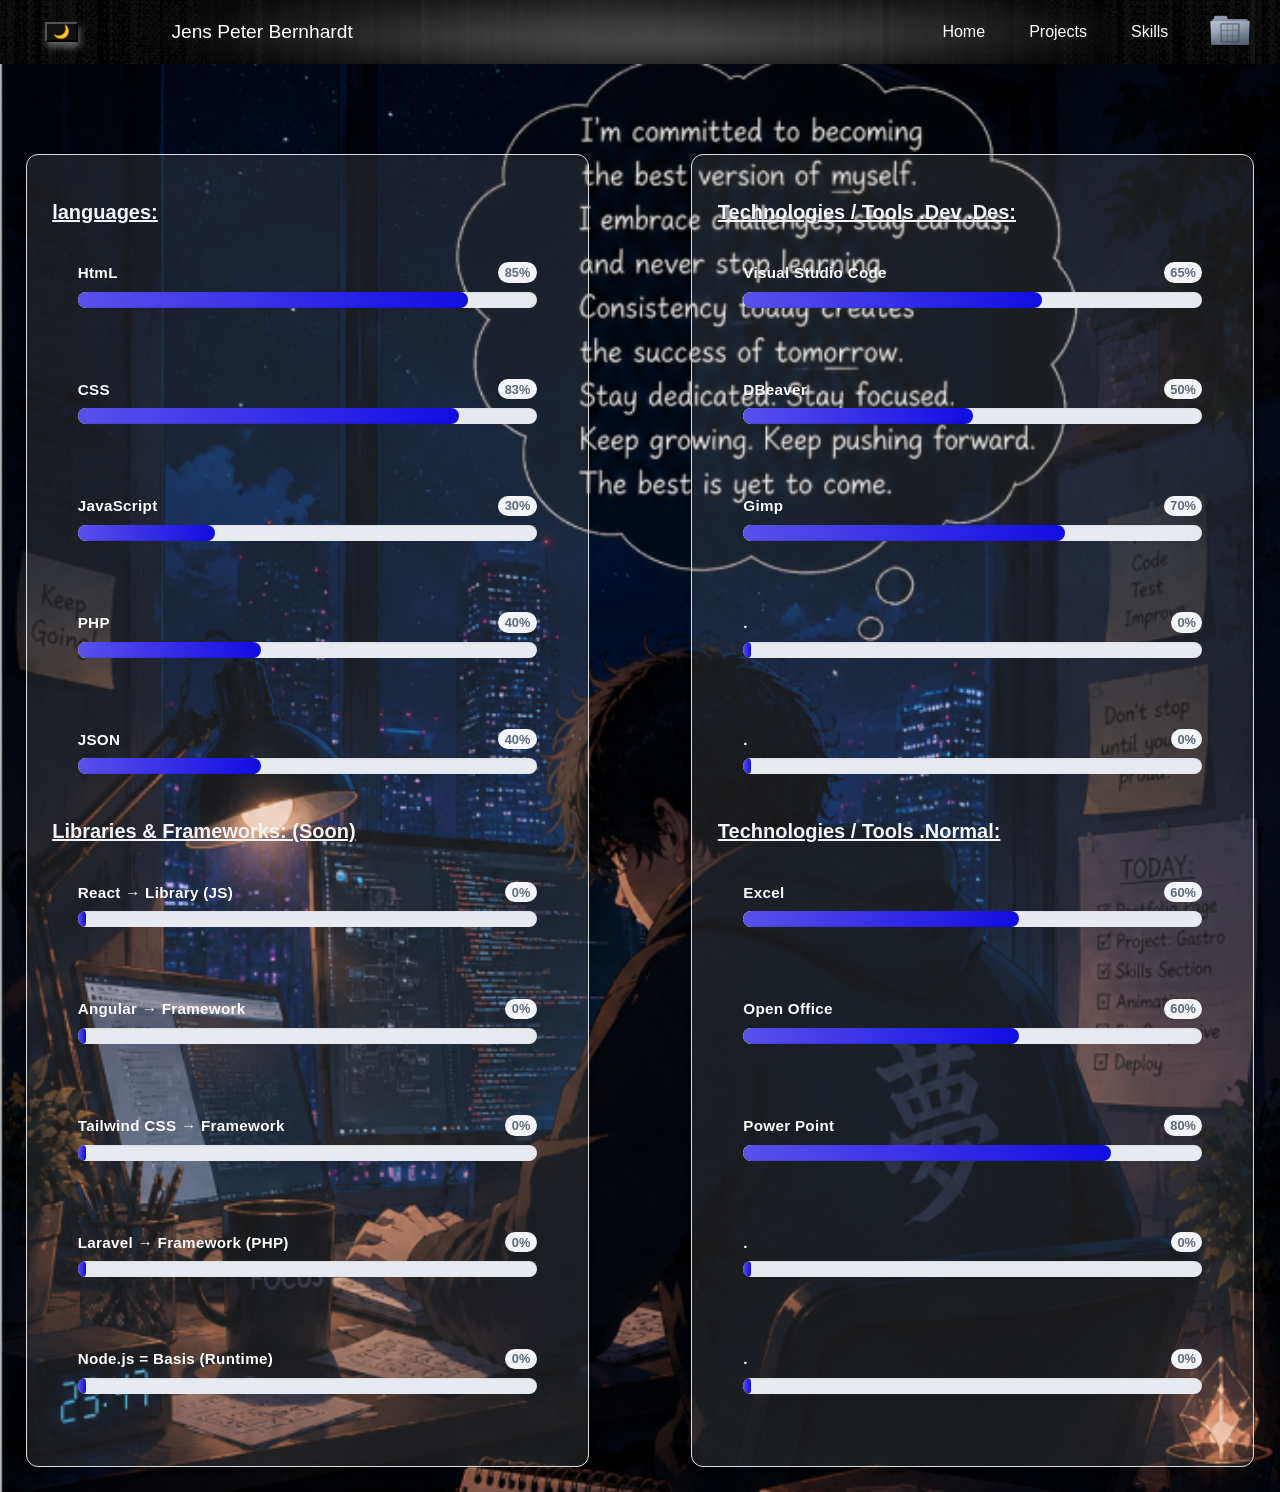
<file: Sites2/Skills.html>
<!DOCTYPE html>
<html lang="en">
<head>

    <meta charset="UTF-8">
    <meta name="viewport" content="width=device-width, initial-scale=1.0">

    
    <link rel="manifest" href="../Main/manifest.json">

    <title>Skills</title>

    <!-- ---------------------Preload von den Nächten Seiten + deren CSS----------------------- -->

    <!-- CSS der aktuellen Seite -->
    <link rel="stylesheet" href="Skills.css">

    <!-- Seiten vorladen -->
    <link rel="prefetch" href="../index.html">
    <link rel="prefetch" href="aboutme.html">
    <link rel="prefetch" href="projects.html">
    <link rel="prefetch" href="Skills.html">

    <!-- CSS-Dateien der anderen Seiten vorladen -->
    <link rel="preload" href="../index.css" as="style">
    <link rel="preload" href="aboutme.css" as="style">
    <link rel="preload" href="projects.css" as="style">
    <link rel="preload" href="Skills.css" as="style">

    <!-- Logo vorladen -->
    <link rel="preload" href="../Pictures/icon.png" as="image">

    <!-- ------------------------------------------------------------------------------------- -->
    
</head>
<body id="body1">

    <div id="main1">
        
    <header>


        <nav id="nav1">


            <button id="themeButton">☀️</button>

            <a href="aboutme.html" class="nav2">Jens Peter Bernhardt</a>

            
            <a href="../index.html" class="nav3">Home</a>

            <a href="projects.html" class="nav">Projects</a>
            <a href="Skills.html" class="nav">Skills</a>

            <a href="index.html" class="nav-logo">
            <img src="../Pictures/icon.png" alt="Logo" />
            </a>
        </nav>

        </header>


        <main class="mainp">

<div class="skills-wrapper">

<div class="cv-skill-box">

  <h1>languages:</h1>

     <div class="cv-skill-row">
    <div class="cv-skill-top">
      <span class="cv-skill-name">HtmL</span>
      <span class="cv-skill-percent">85%</span>
    </div>
    <div class="cv-skill-bar">
      <div class="cv-skill-fill" style="--cv-value: 85%;">
        <span class="cv-skill-fill-text"></span>
      </div>
    </div>
  </div>

   <div class="cv-skill-row">
    <div class="cv-skill-top">
      <span class="cv-skill-name">CSS</span>
      <span class="cv-skill-percent">83%</span>
    </div>
    <div class="cv-skill-bar">
      <div class="cv-skill-fill" style="--cv-value: 83%;">
        <span class="cv-skill-fill-text"></span>
      </div>
    </div>
  </div>

  <div class="cv-skill-row">
    <div class="cv-skill-top">
      <span class="cv-skill-name">JavaScript</span>
      <span class="cv-skill-percent">30%</span>
    </div>
    <div class="cv-skill-bar">
      <div class="cv-skill-fill" style="--cv-value: 30%;">
        <span class="cv-skill-fill-text"></span>
      </div>
    </div>
  </div>

  <div class="cv-skill-row">
    <div class="cv-skill-top">
      <span class="cv-skill-name">PHP</span>
      <span class="cv-skill-percent">40%</span>
    </div>
    <div class="cv-skill-bar">
      <div class="cv-skill-fill" style="--cv-value: 40%;">
        <span class="cv-skill-fill-text"></span>
      </div>
    </div>
  </div>

  <div class="cv-skill-row">
    <div class="cv-skill-top">
      <span class="cv-skill-name">JSON</span>
      <span class="cv-skill-percent">40%</span>
    </div>
    <div class="cv-skill-bar">
      <div class="cv-skill-fill" style="--cv-value: 40%;">
        <span class="cv-skill-fill-text"></span>
      </div>
    </div>
  </div>

  <h1>Libraries & Frameworks: (Soon)</h1>

       <div class="cv-skill-row">
    <div class="cv-skill-top">
      <span class="cv-skill-name">React → Library (JS)</span>
      <span class="cv-skill-percent">0%</span>
    </div>
    <div class="cv-skill-bar">
      <div class="cv-skill-fill" style="--cv-value: 0%;">
        <span class="cv-skill-fill-text"></span>
      </div>
    </div>
  </div>

   <div class="cv-skill-row">
    <div class="cv-skill-top">
      <span class="cv-skill-name">Angular → Framework</span>
      <span class="cv-skill-percent">0%</span>
    </div>
    <div class="cv-skill-bar">
      <div class="cv-skill-fill" style="--cv-value: 0%;">
        <span class="cv-skill-fill-text"></span>
      </div>
    </div>
  </div>

  <div class="cv-skill-row">
    <div class="cv-skill-top">
      <span class="cv-skill-name">Tailwind CSS → Framework</span>
      <span class="cv-skill-percent">0%</span>
    </div>
    <div class="cv-skill-bar">
      <div class="cv-skill-fill" style="--cv-value: 0%;">
        <span class="cv-skill-fill-text"></span>
      </div>
    </div>
  </div>

  <div class="cv-skill-row">
    <div class="cv-skill-top">
      <span class="cv-skill-name">Laravel → Framework (PHP)</span>
      <span class="cv-skill-percent">0%</span>
    </div>
    <div class="cv-skill-bar">
      <div class="cv-skill-fill" style="--cv-value: 0%;">
        <span class="cv-skill-fill-text"></span>
      </div>
    </div>
  </div>

  <div class="cv-skill-row">
    <div class="cv-skill-top">
      <span class="cv-skill-name">Node.js = Basis (Runtime)</span>
      <span class="cv-skill-percent">0%</span>
    </div>
    <div class="cv-skill-bar">
      <div class="cv-skill-fill" style="--cv-value: 0%;">
        <span class="cv-skill-fill-text"></span>
      </div>
    </div>
  </div>

</div>



<div class="cv-skill-box">

  <h1>Technologies / Tools .Dev .Des:</h1>

     <div class="cv-skill-row">
    <div class="cv-skill-top">
      <span class="cv-skill-name">Visual Studio Code</span>
      <span class="cv-skill-percent">65%</span>
    </div>
    <div class="cv-skill-bar">
      <div class="cv-skill-fill" style="--cv-value: 65%;">
        <span class="cv-skill-fill-text"></span>
      </div>
    </div>
  </div>

   <div class="cv-skill-row">
    <div class="cv-skill-top">
      <span class="cv-skill-name">DBeaver</span>
      <span class="cv-skill-percent">50%</span>
    </div>
    <div class="cv-skill-bar">
      <div class="cv-skill-fill" style="--cv-value: 50%;">
        <span class="cv-skill-fill-text"></span>
      </div>
    </div>
  </div>

  <div class="cv-skill-row">
    <div class="cv-skill-top">
      <span class="cv-skill-name">Gimp</span>
      <span class="cv-skill-percent">70%</span>
    </div>
    <div class="cv-skill-bar">
      <div class="cv-skill-fill" style="--cv-value: 70%;">
        <span class="cv-skill-fill-text"></span>
      </div>
    </div>
  </div>

  <div class="cv-skill-row">
    <div class="cv-skill-top">
      <span class="cv-skill-name">.</span>
      <span class="cv-skill-percent">0%</span>
    </div>
    <div class="cv-skill-bar">
      <div class="cv-skill-fill" style="--cv-value: 0%;">
        <span class="cv-skill-fill-text"></span>
      </div>
    </div>
  </div>

  <div class="cv-skill-row">
    <div class="cv-skill-top">
      <span class="cv-skill-name">.</span>
      <span class="cv-skill-percent">0%</span>
    </div>
    <div class="cv-skill-bar">
      <div class="cv-skill-fill" style="--cv-value: 0%;">
        <span class="cv-skill-fill-text"></span>
      </div>
    </div>
  </div>

  <h1>Technologies / Tools .Normal:</h1>

     <div class="cv-skill-row">
    <div class="cv-skill-top">
      <span class="cv-skill-name">Excel</span>
      <span class="cv-skill-percent">60%</span>
    </div>
    <div class="cv-skill-bar">
      <div class="cv-skill-fill" style="--cv-value: 60%;">
        <span class="cv-skill-fill-text"></span>
      </div>
    </div>
  </div>

   <div class="cv-skill-row">
    <div class="cv-skill-top">
      <span class="cv-skill-name">Open Office</span>
      <span class="cv-skill-percent">60%</span>
    </div>
    <div class="cv-skill-bar">
      <div class="cv-skill-fill" style="--cv-value: 60%;">
        <span class="cv-skill-fill-text"></span>
      </div>
    </div>
  </div>

  <div class="cv-skill-row">
    <div class="cv-skill-top">
      <span class="cv-skill-name">Power Point</span>
      <span class="cv-skill-percent">80%</span>
    </div>
    <div class="cv-skill-bar">
      <div class="cv-skill-fill" style="--cv-value: 80%;">
        <span class="cv-skill-fill-text"></span>
      </div>
    </div>
  </div>

  <div class="cv-skill-row">
    <div class="cv-skill-top">
      <span class="cv-skill-name">.</span>
      <span class="cv-skill-percent">0%</span>
    </div>
    <div class="cv-skill-bar">
      <div class="cv-skill-fill" style="--cv-value: 0%;">
        <span class="cv-skill-fill-text"></span>
      </div>
    </div>
  </div>

  <div class="cv-skill-row">
    <div class="cv-skill-top">
      <span class="cv-skill-name">.</span>
      <span class="cv-skill-percent">0%</span>
    </div>
    <div class="cv-skill-bar">
      <div class="cv-skill-fill" style="--cv-value: 0%;">
        <span class="cv-skill-fill-text"></span>
      </div>
    </div>
  </div>

</div>

</div>
        </main>


        <footer>

        <div>

        </div>

        </footer>
    
        </div>

        <script src="../JavaScript/dom.js"></script>
</body>
</html>
</file>
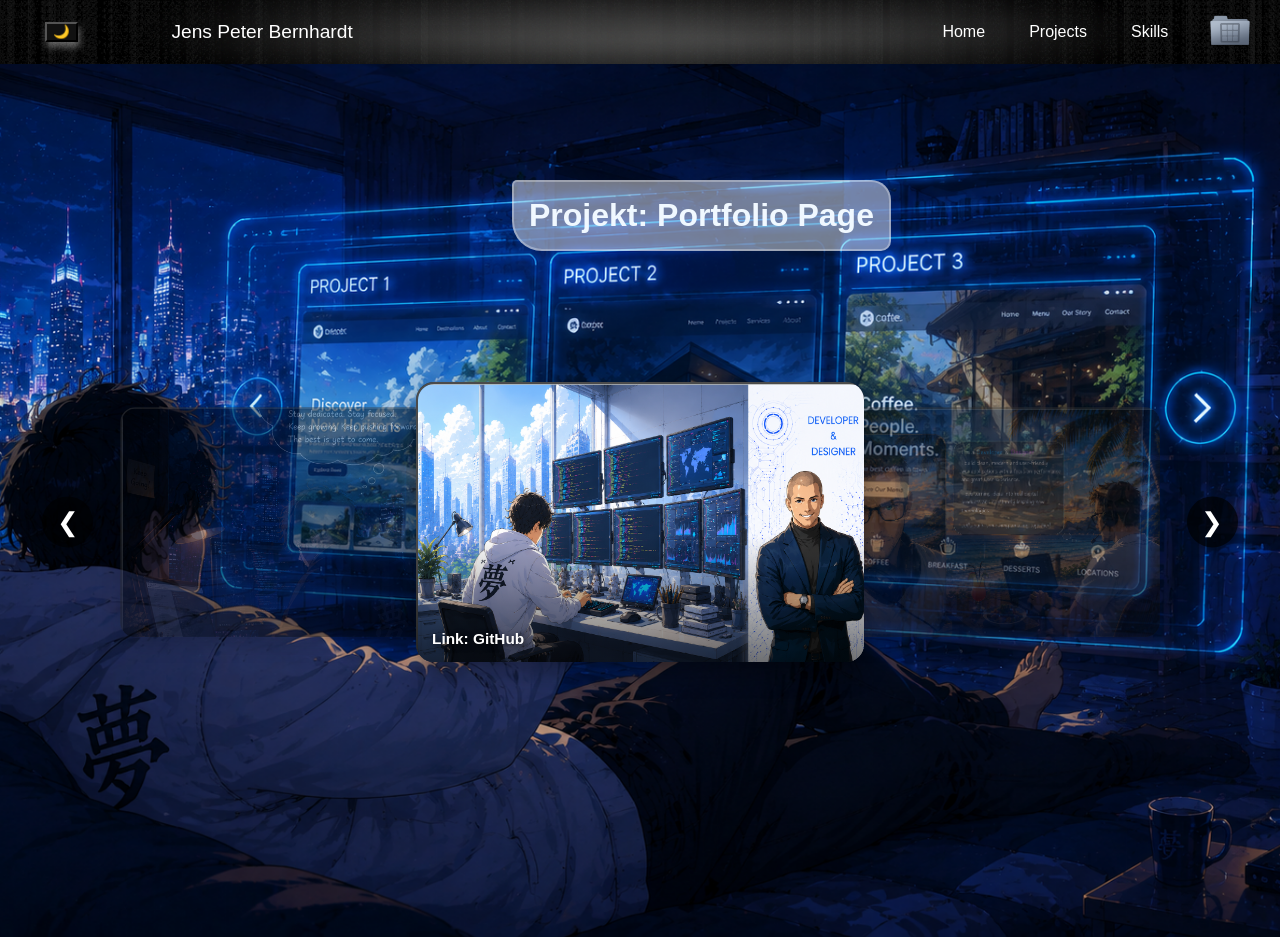
<file: Sites3Projects/projects2.html>
<!DOCTYPE html>
<html lang="en">
<head>

    <meta charset="UTF-8">
    <meta name="viewport" content="width=device-width, initial-scale=1.0">

    
    <link rel="manifest" href="../Main/manifest.json">

    <title>Projects</title>

    <!-- ---------------------Preload von den Nächten Seiten + deren CSS----------------------- -->

    <!-- CSS der aktuellen Seite -->
    <link rel="stylesheet" href="projects2.css">

    <!-- Seiten vorladen -->
    <link rel="prefetch" href="../index.html">
    <link rel="prefetch" href="../Sites2/aboutme.html">
    <link rel="prefetch" href="../Sites2/projects.html">
    <link rel="prefetch" href="../Sites2/Skills.html">

    <!-- CSS-Dateien der anderen Seiten vorladen -->
    <link rel="preload" href="../index.css" as="style">
    <link rel="preload" href="../Sites2/aboutme.css" as="style">
    <link rel="preload" href="../Sites2/projects.css" as="style">
    <link rel="preload" href="../Sites2/Skills.css" as="style">

    <!-- Logo vorladen -->
    <link rel="preload" href="../Pictures/icon.png" as="image">

    <!-- ------------------------------------------------------------------------------------- -->
    
</head>
<body id="body1">

    <div id="main1">
        
    <header>


        <nav id="nav1">


            <button id="themeButton">☀️</button>

            <a href="../Sites2/aboutme.html" class="nav2">Jens Peter Bernhardt</a>

            
            <a href="../index.html" class="nav3">Home</a>

            <a href="../Sites2/projects.html" class="nav">Projects</a>
            <a href="../Sites2/Skills.html" class="nav">Skills</a>

            <a href="index.html" class="nav-logo">
            <img src="../Pictures/icon.png" alt="Logo" />
            </a>
        </nav>

        </header>


        <main class="mainp">

            <h1 class="pro">Projekt: Portfolio Page</h1>
            

  <div class="projekt-karussell">
  <button class="nav-btn left" id="prevBtn">&#10094;</button>

  <div class="carousel-track">
    <a class="carousel-item" href="https://github.com/JensBernhardt/Portfolio-Page/tree/main/JavaScript" target="_blank" rel="noopener noreferrer">
      <img src="../Project Pictures/../Pictures/mainw.png" alt="Projekt 1">
      <span class="projekt-text">Link: GitHub</span>
    </a>

    <a class="carousel-item">
      <img src="../Project Pictures/../Pictures/aboutw.png" alt="Projekt 2">
      <span class="projekt-text"></span>
    </a>

    <a class="carousel-item">
      <img src="../Project Pictures/../Pictures/projw.png" alt="Projekt 3">
      <span class="projekt-text"></span>
    </a>

    <a class="carousel-item">
      <img src="../Project Pictures/../Pictures/skillw.png" alt="Projekt 4">
      <span class="projekt-text"></span>
    </a>

    <a class="carousel-item">
      <img src="../Project Pictures/../Pictures/skilld.png" alt="Projekt 5">
      <span class="projekt-text"></span>
    </a>
  </div>

  <button class="nav-btn right" id="nextBtn">&#10095;</button>
</div>

        </main>


        <footer>

        

        </footer>
    
        </div>

        <script src="../JavaScript/dom2Carousel.js"></script>
        <script src="../JavaScript/dom.js"></script>
</body>
</html>
</file>
<file: Sites2/Skills.css>
#body1 {

    background-color: rgb(17, 17, 17);
    margin: 0;
    padding: 0;
    font-family: 'Helvetica', Arial, sans-serif;
}

.light-mode #body1 {

    background-color: rgb(82, 80, 80);
    margin: 0;
    padding: 0;
    font-family: 'Helvetica', Arial, sans-serif;
}

h1 {
    font-size: 20px;
    margin-top: 20px;
}

#main1 {
    max-height: 100%;
    max-width: 100%;
}

.light-mode #main1 {
    max-height: 100%;
    max-width: 100%;
    background-color: rgb(82, 80, 80);
}

.mainp {

    min-height: 87vh;
    max-width: 100%;  

    background-image:url(../Pictures/skilld.png);
    background-size: cover;      
    background-position: center;  
    background-repeat: no-repeat;

    padding-top: 90px;
}

.light-mode .mainp {

    min-height: 87vh;
    max-width: 100%;  

    background-image:url(../Pictures/skillw.png);
    background-size: cover;       
    background-position: center;  
    background-repeat: no-repeat; 

    padding-top: 90px;
}

#nav1 {
    display: flex;
    flex-direction:row;
    justify-content: space-between;
    align-items: center; 
    flex-wrap: nowrap;

    cursor: pointer;

    padding: 10px 20px;
    
    box-shadow: 4px 4px 10px rgba(241, 239, 239, 0.4);

    background-image:url(../Pictures/bla.png);
    background-size: cover;       
    background-position: center;  
    background-repeat: no-repeat; 

    
    
    
}

.light-mode #nav1 { 
    display: flex;
    flex-direction:row;
    justify-content: space-between;
    align-items: center; 
    flex-wrap: nowrap; 

    cursor: pointer;

    padding: 10px 20px;
    
    box-shadow: 4px 4px 10px rgba(26, 25, 25, 0.4);

    background-image:url(../Pictures/wh.png);
    background-size: cover;       
    background-position: center;  
    background-repeat: no-repeat; 
    
}

#nav1:hover {
    box-shadow: 4px 10px 15px rgba(235, 234, 236, 0.4);
}

.light-mode #nav1:hover {

box-shadow: 4px 10px 15px rgba(20, 20, 20, 0.4);

}

.nav {

    display: inline-block;
    color: rgb(255, 255, 255);
    text-decoration: none;
    margin-left: 1%;
}

.light-mode .nav {

    display: inline-block;
    color: rgb(0, 0, 0);
    text-decoration: none;

}

.nav:hover {

    color: rgb(0, 26, 255);

    transform: scale(1.1);
    border-radius: 12px 4px 12px 4px;
    text-shadow: rgb(4, 50, 255);
}


h1 {
    color: #f3f5f8;
    font-family: 'Roboto', sans-serif;
    text-decoration: underline;

}

.light-mode h1 {

    color: #000000;

}

.nav2 {

    display: flex;
    justify-content:flex-start;
    align-items: center;

    margin-left: 5%;

    font-size: clamp(0.5rem, 1.5vw, 2.0rem); 
    color: rgb(255, 255, 255);    
    text-decoration: none;   
    white-space: nowrap;  
}

.nav2:hover {

    color: rgb(11, 44, 233);
    
    transform: scale(1.1);
    border-radius: 12px 4px 12px 4px;
    text-shadow: rgb(11, 8, 214);
}

.light-mode .nav2 {

    display: flex;
    justify-content:flex-start;
    align-items: center;

    margin-left: 20px;

    font-size: clamp(0.5rem, 1.5vw, 2.0rem); 
    color: rgb(3, 3, 3);

}

.nav3 {

    color: rgb(255, 255, 255);
    margin-left: 45%;
    text-decoration: none;

}

.light-mode .nav3 {

    color: rgb(7, 7, 7);
    margin-left: 50%;
    text-decoration: none;
    
}

.nav3:hover {

    color: rgb(10, 7, 236);
    
    
    transform: scale(1.1);
    border-radius: 12px 4px 12px 4px;
    text-shadow: rgb(6, 10, 231);
}


.nav-logo img {
    width: 40px;
    height: 40px;

    border-radius: 6px;

    padding-left: 10px;
    padding-right: 10px;
}

#themeButton {

    margin-left: 2%;
    padding-top: 0%;

    background-color: rgb(17, 17, 17);

    box-shadow: 2px 5px 7px rgba(235, 234, 236, 0.4);
    
}

.light-mode #themeButton {

    margin-left: 2%;
    padding-top: 0%;

    background-color: rgb(87, 85, 85);

    box-shadow: 2px 5px 7px rgba(17, 17, 17, 0.4);
    
}

#themeButton:hover {

    transform: scale(1.2);

}

#themeButton:active {
    transform: scale(0.95); 
}



.skill1 {
    color: #f3f5f8;
    font-family: Arial, Helvetica, sans-serif;
    margin-left: 45%;
    margin-top: 4%;
}

.light-mode .skill1 {

    color: #000000;
    font-family: Arial, Helvetica, sans-serif;
    margin-left: 45%;
    margin-top: 4%;
    
}

.tex2 {

    color: #f3f5f8;
    

    margin-left: 30%;
    margin-top: 3%;
    margin-bottom: 5%;

    line-height: 1.5;  
    width: 40%;
    text-align: center;
    font-family: 'Roboto', sans-serif;

}

.light-mode .tex2{

     color: #000000;
    font-family: Arial, Helvetica, sans-serif;

    margin-left: 30%;
    margin-top: 3%;

    line-height: 1.5;  
    width: 40%;
    text-align: center;
    
}

.skills-wrapper {
  display: flex;
  gap: 4%; 
  align-items: flex-start; 
}

.cv-skill-box {
  width: 42%;

  margin-left: 2%;
  margin-right: 2%;
  margin-top: 0%;
  margin-bottom: 2%;
  padding: 2%;

  border: 1px solid #ddd;
  border-radius: 12px;
  box-shadow: 0 2px 8px rgba(0,0,0,0.1);

  background-color: rgba(255, 255, 255, 0.1);
}

.light-mode .cv-skill-box {
  width: 42%;

  margin-left: 2%;
  margin-right: 2%;
  margin-top: 0%;
  margin-bottom: 2%;
  padding: 2%;

  border: 1px solid #000000;
  border-radius: 12px;
  box-shadow: 0 2px 8px rgba(214, 211, 211, 0.1);

  background-color: rgba(0, 0, 0, 0.1);
}

.cv-skill-row {
  margin-bottom: 4%;
  padding: 5%;
}

.cv-skill-top {
  display: flex;
  justify-content: space-between;
  align-items: center;
  margin-bottom: 2%;
}

.cv-skill-name {
  font-size: 0.95em;
  font-weight: 600;
  color: #fdfdfd;
  letter-spacing: 0.02em;
}

.light-mode .cv-skill-name{

    font-size: 0.95em;
    font-weight: 600;
    color: #000000;
    letter-spacing: 0.02em;
    text-shadow: 2px 2px 4px rgba(0, 0, 0, 0.5);
}

.cv-skill-percent {
  font-size: 0.8em;
  font-weight: 600;
  color: #5f6b7a;
  background: #f3f5f8;
  padding: 0.2em 0.5em;
  border-radius: 50em;
}

.cv-skill-bar {
  height: 1em; /* wichtig: statt % */
  background: #e7ebf0;
  border-radius: 50em;
  overflow: hidden;
  box-shadow: inset 0 0.05em 0.1em rgba(0, 0, 0, 0.08);
}

.cv-skill-fill {
  height: 100%;
  width: 0;
  border-radius: 50em;
  display: flex;
  align-items: center;
  justify-content: flex-end;
  padding-right: 0.5em;
  box-sizing: border-box;

  background: linear-gradient(90deg, #5a50eb, #110de2);
  box-shadow: inset 0 -0.05em 0.05em rgba(0, 0, 0, 0.12);

  animation: cvSkillFill 1.4s ease forwards;
}

.cv-skill-fill-text {
  font-size: 0.7em;
  font-weight: 700;
  color: #000000;
  white-space: nowrap;
}

@keyframes cvSkillFill {
  from {
    width: 0;
  }
  to {
    width: var(--cv-value);
  }
}
</file>
<file: index.css>
#body1 {

    height:100%;
    margin: 0;
    padding: 0;
    font-family: 'Helvetica', Arial, sans-serif;
}

.light-mode #body1 {

    height:100%;
    margin: 0;
    padding: 0;
    font-family: 'Helvetica', Arial, sans-serif;
}

h1 {
    font-size: 20px;
    margin-top: 20px;
}

#main1 {
    max-height: 100%;
    max-width: 100%;  
}

.light-mode #main1 {
    max-height: 100%;
    max-width: 100%;

    
}



#nav1 {
    display: flex;
    flex-direction:row;
    justify-content: space-between;
    align-items: center; 
    flex-wrap: nowrap;

    cursor: pointer;

    padding: 10px 20px;
    
    box-shadow: 4px 4px 10px rgba(241, 239, 239, 0.4);

    background-image:url(Pictures/bla.png);
    background-size: cover;       
    background-position: center;  
    background-repeat: no-repeat; 

    
    
    
}

.light-mode #nav1 { 
    display: flex;
    flex-direction:row;
    justify-content: space-between;
    align-items: center; 
    flex-wrap: nowrap; 

    cursor: pointer;

    padding: 10px 20px;
    
    box-shadow: 4px 4px 10px rgba(26, 25, 25, 0.4);

    background-image:url(Pictures/wh.png);
    background-size: cover;       
    background-position: center;  
    background-repeat: no-repeat; 
    
}

#nav1:hover {
    box-shadow: 4px 10px 15px rgba(235, 234, 236, 0.4);
}

.light-mode #nav1:hover {

box-shadow: 4px 10px 15px rgba(20, 20, 20, 0.4);

}

.nav {

    display: inline-block;
    color: rgb(255, 255, 255);
    text-decoration: none;
    margin-left: 1%;
}

.light-mode .nav {

    display: inline-block;
    color: rgb(0, 0, 0);
    text-decoration: none;
    margin-left: 1%;
}

.nav:hover {

    color: rgb(0, 26, 255);

    transform: scale(1.1);
    border-radius: 12px 4px 12px 4px;
    text-shadow: rgb(4, 50, 255);
}

.nav2 {

    display: flex;
    justify-content:flex-start;
    align-items: center;

    margin-left: 5%;

    font-size: clamp(0.5rem, 1.5vw, 2.0rem); 
    color: rgb(255, 255, 255);    
    text-decoration: none;   
    white-space: nowrap;  
}

.nav2:hover {

    color: rgb(5, 21, 240);
    
    transform: scale(1.1);
    border-radius: 12px 4px 12px 4px;
    text-shadow: rgb(8, 4, 252);
}

.light-mode .nav2 {

    display: flex;
    justify-content:flex-start;
    align-items: center;

    margin-left: 20px;

    font-size: clamp(0.5rem, 1.5vw, 2.0rem); 
    color: rgb(3, 3, 3);

}

.light-mode .nav2:hover {

    color: rgb(5, 21, 240);
    
    transform: scale(1.1);
    border-radius: 12px 4px 12px 4px;
    text-shadow: rgb(8, 4, 252);
}

.nav3 {

    color: rgb(255, 255, 255);
    margin-left: 45%;
    text-decoration: none;

}

.light-mode .nav3 {

    color: rgb(7, 7, 7);
    margin-left: 50%;
    text-decoration: none;
    
}

.nav3:hover {

    color: rgb(10, 7, 236);
    
    
    transform: scale(1.1);
    border-radius: 12px 4px 12px 4px;
    text-shadow: rgb(6, 10, 231);
}

.nav-logo img {
    width: 40px;
    height: 40px;

    border-radius: 6px;

    padding-left: 10px;
    padding-right: 10px;
}

.mainp {

    min-height: 94.7vh;
    max-width: 100%;  

    background-image:url(Pictures/maind.png);
    background-size: cover;      
    background-position: center;  
    background-repeat: no-repeat;

    position: relative;
}



.light-mode .mainp {

    min-height: 94.7vh;
    max-width: 100%;  

    background-image:url(Pictures/mainw.png);
    background-size: cover;       
    background-position: center;  
    background-repeat: no-repeat; 

    position: relative;
}

.social-container{

    position: absolute;
    top: 92%;
    left: 0.5%;

    display: flex;
    gap: 20px;

    
}

.light-mode .social-container{

    position: absolute;
    top: 92%;
    left: 0.5%;

    display: flex;
    gap: 20px;
}

.social-links{

    width: 80px;
    height: 80px;

    display: block;

    background-size: contain;
    background-repeat: no-repeat;
    background-position: center;
}

.light-mode .social-links {

    width: 80px;
    height: 80px;

    display: block;

    background-size: contain;
    background-repeat: no-repeat;
    background-position: center;

}

#s1 {

    background-image: url(Pictures/gitw.png);

}

#s2 {

    background-image: url(Pictures/linw.png);
}

#s3 {

    background-image: url(Pictures/pow.png);
}

.light-mode #s1 {

    background-image: url(Pictures/github.png);
}

.light-mode #s2 {

    background-image: url(Pictures/linkedin.png);
}

.light-mode #s3 {

    background-image: url(Pictures/email.png);
}


#s1:hover{

transform: scale(1.2);

}

#s1:active {
transform: scale(0.95); 
}

#s2:hover{

transform: scale(1.2);

}

#s2:active {
transform: scale(0.95); 
}

#s3:hover{

transform: scale(1.2);

}

#s3:active {
transform: scale(0.95); 
}

#themeButton {

    margin-left: 2%;
    padding-top: 0%;

    background-color: rgb(17, 17, 17);

    box-shadow: 2px 5px 7px rgba(235, 234, 236, 0.4);
    
}

.light-mode #themeButton {

    margin-left: 2%;
    padding-top: 0%;

    background-color: rgb(204, 202, 202);

    box-shadow: 2px 5px 7px rgba(17, 17, 17, 0.4);
    
}

#themeButton:hover {

    transform: scale(1.2);

}

#themeButton:active {
    transform: scale(0.95); 
}
</file>
<file: Sites2/aboutme.css>
#body1 {

    background-color: rgb(17, 17, 17);
    margin: 0;
    padding: 0;
    font-family: 'Helvetica', Arial, sans-serif;
}

.light-mode #body1 {

    background-color: rgb(82, 80, 80);
    margin: 0;
    padding: 0;
    font-family: 'Helvetica', Arial, sans-serif;
}

h1 {
    font-size: 20px;
    margin-top: 20px;
}

#main1 {
    max-height: 100%;
    max-width: 100%;
}

.light-mode #main1 {
    max-height: 100%;
    max-width: 100%;
    background-color: rgb(82, 80, 80);
}

.mainp {

    min-height: 87vh;
    max-width: 100%;  

    background-image:url(../Pictures/aboutb.png);
    background-size: cover;      
    background-position: center;  
    background-repeat: no-repeat;

    padding-top: 90px;
}

.light-mode .mainp {

    min-height: 87vh;
    max-width: 100%;  

    background-image:url(../Pictures/aboutw.png);
    background-size: cover;       
    background-position: center;  
    background-repeat: no-repeat; 

    padding-top: 90px;
}

#nav1 {

    display: flex;
    flex-direction:row;
    justify-content: space-between;
    align-items: center; 
    flex-wrap: nowrap;

    cursor: pointer;

    padding: 10px 20px;
    
    box-shadow: 4px 4px 10px rgba(241, 239, 239, 0.4);

    background-image:url(../Pictures/bla.png);
    background-size: cover;       
    background-position: center;  
    background-repeat: no-repeat; 
}

.light-mode #nav1 { 
    display: flex;
    flex-direction:row;
    justify-content: space-between;
    align-items: center; 
    flex-wrap: nowrap; 

    cursor: pointer;

    padding: 10px 20px;
    
    box-shadow: 4px 4px 10px rgba(26, 25, 25, 0.4);

    background-image:url(../Pictures/wh.png);
    background-size: cover;       
    background-position: center;  
    background-repeat: no-repeat; 
}

#nav1:hover {
    box-shadow: 4px 10px 15px rgba(235, 234, 236, 0.4);
}

.light-mode #nav1:hover {

box-shadow: 4px 10px 15px rgba(20, 20, 20, 0.4);

}

.nav {

    display: inline-block;
    color: rgb(255, 255, 255);
    text-decoration: none;
    margin-left: 1%;
}

.light-mode .nav {

    display: inline-block;
    color: rgb(0, 0, 0);
    text-decoration: none;

}

.nav:hover {

    color: rgb(0, 26, 255);

    transform: scale(1.1);
    border-radius: 12px 4px 12px 4px;
    text-shadow: rgb(4, 50, 255);
}


.nav2 {

    display: flex;
    justify-content:flex-start;
    align-items: center;

    margin-left: 5%;

    font-size: clamp(0.5rem, 1.5vw, 2.0rem); 
    color: rgb(255, 255, 255);    
    text-decoration: none;     
    white-space: nowrap;
}

.nav2:hover {

    color: rgb(11, 15, 233);
    
    transform: scale(1.1);
    border-radius: 12px 4px 12px 4px;
    text-shadow: rgb(7, 10, 219);
}

.light-mode .nav2 {

    display: flex;
    justify-content:flex-start;
    align-items: center;

    margin-left: 20px;

    font-size: clamp(0.5rem, 1.5vw, 2.0rem); 
    color: rgb(3, 3, 3);

}

.light-mode .nav2:hover {

    color: rgb(5, 21, 240);
    
    transform: scale(1.1);
    border-radius: 12px 4px 12px 4px;
    text-shadow: rgb(8, 4, 252);
}

.nav3 {

    color: rgb(255, 255, 255);
    margin-left: 45%;
    text-decoration: none;

}

.light-mode .nav3 {

    color: rgb(7, 7, 7);
    margin-left: 50%;
    text-decoration: none;
    
}

.nav3:hover {

    color: rgb(10, 7, 236);
    
    
    transform: scale(1.1);
    border-radius: 12px 4px 12px 4px;
    text-shadow: rgb(6, 10, 231);
}


.nav-logo img {
    width: 40px;
    height: 40px;

    border-radius: 6px;

    padding-left: 10px;
    padding-right: 10px;
}


#themeButton {

    margin-left: 2%;
    padding-top: 0%;

    background-color: rgb(17, 17, 17);

    box-shadow: 2px 5px 7px rgba(235, 234, 236, 0.4);
    
}

.light-mode #themeButton {

    margin-left: 2%;
    padding-top: 0%;

    background-color: rgb(87, 85, 85);

    box-shadow: 2px 5px 7px rgba(17, 17, 17, 0.4);
    
}

#themeButton:hover {

    transform: scale(1.2);

}

#themeButton:active {
    transform: scale(0.95); 
}
</file>
<file: Sites2/projects.css>
#body1 {

    background-color: rgb(17, 17, 17);
    margin: 0;
    padding: 0;
    font-family: 'Helvetica', Arial, sans-serif;
}

.light-mode #body1 {

    background-color: rgb(82, 80, 80);
    margin: 0;
    padding: 0;
    font-family: 'Helvetica', Arial, sans-serif;
}


#main1 {
    max-height: 100%;
    max-width: 100%;
}

.light-mode #main1 {
    max-height: 100%;
    max-width: 100%;
    background-color: rgb(82, 80, 80);
}

.mainp {

    min-height: 87vh;
    max-width: 100%;  

    background-image:url(../Pictures/projd.png);
    background-size: cover;      
    background-position: center;  
    background-repeat: no-repeat;

    padding-top: 90px;
}

.light-mode .mainp {

    min-height: 87vh;
    max-width: 100%;  

    background-image:url(../Pictures/projw.png);
    background-size: cover;       
    background-position: center;  
    background-repeat: no-repeat; 

    padding-top: 90px;
}

#nav1 {

    display: flex;
    flex-direction:row;
    justify-content: space-between;
    align-items: center; 
    flex-wrap: nowrap;

    cursor: pointer;

    padding: 10px 20px;
    
    box-shadow: 4px 4px 10px rgba(241, 239, 239, 0.4);

    background-image:url(../Pictures/bla.png);
    background-size: cover;       
    background-position: center;  
    background-repeat: no-repeat; 
}

.light-mode #nav1 { 
    display: flex;
    flex-direction:row;
    justify-content: space-between;
    align-items: center; 
    flex-wrap: nowrap; 

    cursor: pointer;

    padding: 10px 20px;
    
    box-shadow: 4px 4px 10px rgba(26, 25, 25, 0.4);

    background-image:url(../Pictures/wh.png);
    background-size: cover;       
    background-position: center;  
    background-repeat: no-repeat; 
}

#nav1:hover {
    box-shadow: 4px 10px 15px rgba(235, 234, 236, 0.4);
}

.light-mode #nav1:hover {

box-shadow: 4px 10px 15px rgba(20, 20, 20, 0.4);

}

.nav {

    display: inline-block;
    color: rgb(255, 255, 255);
    text-decoration: none;
    margin-left: 1%;
}

.light-mode .nav {

    display: inline-block;
    color: rgb(0, 0, 0);
    text-decoration: none;

}

.nav:hover {

    color: rgb(0, 26, 255);

    transform: scale(1.1);
    border-radius: 12px 4px 12px 4px;
    text-shadow: rgb(4, 50, 255);
}


.nav2 {

    display: flex;
    justify-content:flex-start;
    align-items: center;

    margin-left: 5%;

    font-size: clamp(0.5rem, 1.5vw, 2.0rem); 
    color: rgb(255, 255, 255);    
    text-decoration: none;     
    white-space: nowrap;
}

.nav2:hover {

    color: rgb(11, 26, 233);
    
    transform: scale(1.1);
    border-radius: 12px 4px 12px 4px;
    text-shadow: rgb(9, 24, 230);
}

.light-mode .nav2 {

    display: flex;
    justify-content:flex-start;
    align-items: center;

    margin-left: 20px;

    font-size: clamp(0.5rem, 1.5vw, 2.0rem); 
    color: rgb(3, 3, 3);

}

.light-mode .nav2:hover {

    color: rgb(5, 21, 240);
    
    transform: scale(1.1);
    border-radius: 12px 4px 12px 4px;
    text-shadow: rgb(8, 4, 252);
}

.nav3 {

    color: rgb(255, 255, 255);
    margin-left: 45%;
    text-decoration: none;

}

.light-mode .nav3 {

    color: rgb(7, 7, 7);
    margin-left: 50%;
    text-decoration: none;
    
}

.nav3:hover {

    color: rgb(10, 7, 236);
    
    
    transform: scale(1.1);
    border-radius: 12px 4px 12px 4px;
    text-shadow: rgb(6, 10, 231);
}


.nav-logo img {
    width: 40px;
    height: 40px;

    border-radius: 6px;

    padding-left: 10px;
    padding-right: 10px;
}

.pro {

    margin-top: 5%;
    text-align: center;
    color: aliceblue;
    font-family: 'Roboto', sans-serif;
}

.proo {
    
    margin-top: 5%;
    text-align: center;
    color: aliceblue;
    font-family: 'Roboto', sans-serif;
}

main {
  min-height: auto;
}

.projekt-karussell {
  position: relative;
  width: min(95vw, 1400px);
  height: clamp(300px, 50vw, 800px);
  margin: 0 auto;
  display: flex;
  align-items: center;
  justify-content: center;
  overflow: hidden;
  top: -70px;
}

.carousel-track {
  position: relative;
  width: 100%;
  height: 100%;
}

.carousel-item {
  position: absolute;
  top: 50%;
  left: 50%;
  width: clamp(240px, 35vw, 500px);
  aspect-ratio: 16 / 10;
  transform: translate(-50%, -50%) scale(0.7);
  transition: transform 0.5s ease, opacity 0.5s ease, filter 0.5s ease;
  opacity: 0;
  pointer-events: none;
  z-index: 1;
  border-radius: 18px;
  overflow: hidden;
  text-decoration: none;
  box-shadow: 0 10px 25px rgba(0, 0, 0, 0.35);
  background-color: rgb(30, 30, 30);
}

.carousel-item img {
  width: 100%;
  height: 100%;
  object-fit: cover;
  display: block;
  border: 2px solid rgba(255, 255, 255, 0.2);
  border-radius: 18px;
}

.projekt-text {
  position: absolute;
  left: 16px;
  bottom: 14px;
  color: white;
  font-size: clamp(0.95rem, 1.2vw, 1.2rem);
  font-weight: bold;
  z-index: 3;
  text-shadow: 2px 2px 6px rgba(0, 0, 0, 0.8);
}

.carousel-item::after {
  content: "";
  position: absolute;
  inset: 0;
  background: linear-gradient(to top, rgba(0, 0, 0, 0.55), transparent 45%);
  z-index: 2;
  pointer-events: none;
}

/* Mitte */
.carousel-item.active {
  transform: translate(-50%, -50%) scale(1);
  opacity: 1;
  z-index: 3;
  pointer-events: auto;
}

/* Links */
.carousel-item.left {
  transform: translate(-125%, -50%) scale(0.82);
  opacity: 0.45;
  z-index: 2;
  pointer-events: auto;
  filter: brightness(0.8);
}

/* Rechts */
.carousel-item.right {
  transform: translate(25%, -50%) scale(0.82);
  opacity: 0.45;
  z-index: 2;
  pointer-events: auto;
  filter: brightness(0.8);
}

/* Rest */
.carousel-item.hidden {
  transform: translate(-50%, -50%) scale(0.7);
  opacity: 0;
  z-index: 1;
  pointer-events: none;
}

.nav-btn {
  position: absolute;
  top: 50%;
  transform: translateY(-50%);
  width: clamp(42px, 4vw, 54px);
  height: clamp(42px, 4vw, 54px);
  border: none;
  border-radius: 50%;
  background: rgba(0, 0, 0, 0.65);
  color: white;
  font-size: clamp(20px, 2vw, 28px);
  cursor: pointer;
  z-index: 10;
  transition: background 0.3s ease, transform 0.3s ease;
}

.nav-btn:hover {
  background: rgba(0, 0, 0, 0.85);
}

.nav-btn.left {
  left: 10px;
}

.nav-btn.right {
  right: 10px;
}

@media (max-width: 900px) {
  .projekt-karussell {
    height: clamp(240px, 42vw, 420px);
  }

  .carousel-item {
    width: clamp(200px, 34vw, 300px);
  }

  .carousel-item.left {
    transform: translate(-112%, -50%) scale(0.78);
  }

  .carousel-item.right {
    transform: translate(12%, -50%) scale(0.78);
  }
}

@media (max-width: 700px) {
  .projekt-karussell {
    width: 96vw;
    height: clamp(220px, 58vw, 340px);
    margin: 1.5rem auto;
  }

  .carousel-item {
    width: clamp(180px, 60vw, 250px);
  }

  .carousel-item.left {
    transform: translate(-98%, -50%) scale(0.68);
    opacity: 0.25;
  }

  .carousel-item.right {
    transform: translate(-2%, -50%) scale(0.68);
    opacity: 0.25;
  }

  .projekt-text {
    left: 12px;
    bottom: 10px;
    font-size: clamp(0.85rem, 2.8vw, 1rem);
  }
}



#themeButton {

    margin-left: 2%;
    padding-top: 0%;

    background-color: rgb(17, 17, 17);

    box-shadow: 2px 5px 7px rgba(235, 234, 236, 0.4);
    
}

.light-mode #themeButton {

    margin-left: 2%;
    padding-top: 0%;

    background-color: rgb(87, 85, 85);

    box-shadow: 2px 5px 7px rgba(17, 17, 17, 0.4);
    
}

#themeButton:hover {

    transform: scale(1.2);

}

#themeButton:active {
    transform: scale(0.95); 
}


.carousel-item {
  cursor: pointer;
  transition:
    transform 0.3s ease,
    opacity 0.5s ease,
    filter 0.5s ease,
    box-shadow 0.3s ease;
}


.carousel-item.active:hover {
  transform: translate(-50%, -50%) scale(1.5);
  z-index: 4;
  box-shadow: 0 18px 35px rgba(0, 0, 0, 0.5);
}

.carousel-item.active:active {
  transform: translate(-50%, -50%) scale(0.97);
  box-shadow: 0 8px 18px rgba(0, 0, 0, 0.35);
}


.carousel-item.left:hover {
  transform: translate(-125%, -50%) scale(0.88);
  opacity: 0.7;
  z-index: 4;
  box-shadow: 0 16px 30px rgba(0, 0, 0, 0.45);
}

.carousel-item.left:active {
  transform: translate(-125%, -50%) scale(0.78);
  box-shadow: 0 8px 18px rgba(0, 0, 0, 0.35);
}


.carousel-item.right:hover {
  transform: translate(25%, -50%) scale(0.88);
  opacity: 0.7;
  z-index: 4;
  box-shadow: 0 16px 30px rgba(0, 0, 0, 0.45);
}

.carousel-item.right:active {
  transform: translate(25%, -50%) scale(0.78);
  box-shadow: 0 8px 18px rgba(0, 0, 0, 0.35);
}


.carousel-item .projekt-text {
  transition: transform 0.3s ease;
}

.carousel-item:hover .projekt-text {
  transform: translateY(-4px);
}


.nav-btn:hover {
  background: rgba(0, 0, 0, 0.85);
  transform: translateY(-50%) scale(1.1);
  box-shadow: 0 8px 20px rgba(0, 0, 0, 0.5);
}


.nav-btn:active {
  transform: translateY(-50%) scale(0.9);
  box-shadow: 0 4px 10px rgba(0, 0, 0, 0.3);
}


.nav-btn:hover {
  box-shadow: 0 0 15px rgba(255, 255, 255, 0.2),
              0 8px 20px rgba(0, 0, 0, 0.5);
}
</file>
<file: Sites3Projects/projects2.css>
#body1 {

    background-color: rgb(17, 17, 17);
    margin: 0;
    padding: 0;
    font-family: 'Helvetica', Arial, sans-serif;
}

.light-mode #body1 {

    background-color: rgb(82, 80, 80);
    margin: 0;
    padding: 0;
    font-family: 'Helvetica', Arial, sans-serif;
}


#main1 {
    max-height: 100%;
    max-width: 100%;
}

.light-mode #main1 {
    max-height: 100%;
    max-width: 100%;
    background-color: rgb(82, 80, 80);
}

.mainp {

    min-height: 87vh;
    max-width: 100%;  

    background-image:url(../Pictures/projd.png);
    background-size: cover;      
    background-position: center;  
    background-repeat: no-repeat;

    padding-top: 90px;
}

.light-mode .mainp {

    min-height: 87vh;
    max-width: 100%;  

    background-image:url(../Pictures/projw.png);
    background-size: cover;       
    background-position: center;  
    background-repeat: no-repeat; 

    padding-top: 90px;
}

.pro {

    display: inline-block;
    background-color: rgba(255, 255, 255, 0.452);
    border: 2px solid rgba(255, 255, 255, 0.3);
    border-radius: 5px 20px 10px 30px;
    padding: 15px;
    color: white;

    margin-left: 40%;
    margin-top: 2%;
    text-align: center;
    color: aliceblue;
    font-family: 'Roboto', sans-serif;

}

.light-mode .pro {

    display: inline-block;
    background-color: rgba(0, 0, 0, 0.644);
    border: 2px solid rgba(0, 0, 0, 0.1);
    border-radius: 30px 10px 20px 5px;
    padding: 15px;
    color: black;

    margin-left: 40%;
    margin-top: 2%;
    text-align: center;
    color: aliceblue;
    font-family: 'Roboto', sans-serif;

}

#nav1 {

    display: flex;
    flex-direction:row;
    justify-content: space-between;
    align-items: center; 
    flex-wrap: nowrap;

    cursor: pointer;

    padding: 10px 20px;
    
    box-shadow: 4px 4px 10px rgba(241, 239, 239, 0.4);

    background-image:url(../Pictures/bla.png);
    background-size: cover;       
    background-position: center;  
    background-repeat: no-repeat; 
}

.light-mode #nav1 { 
    display: flex;
    flex-direction:row;
    justify-content: space-between;
    align-items: center; 
    flex-wrap: nowrap; 

    cursor: pointer;

    padding: 10px 20px;
    
    box-shadow: 4px 4px 10px rgba(26, 25, 25, 0.4);

    background-image:url(../Pictures/wh.png);
    background-size: cover;       
    background-position: center;  
    background-repeat: no-repeat; 
}

#nav1:hover {
    box-shadow: 4px 10px 15px rgba(235, 234, 236, 0.4);
}

.light-mode #nav1:hover {

box-shadow: 4px 10px 15px rgba(20, 20, 20, 0.4);

}

.nav {

    display: inline-block;
    color: rgb(255, 255, 255);
    text-decoration: none;
    margin-left: 1%;
}

.light-mode .nav {

    display: inline-block;
    color: rgb(0, 0, 0);
    text-decoration: none;

}

.nav:hover {

    color: rgb(0, 26, 255);

    transform: scale(1.1);
    border-radius: 12px 4px 12px 4px;
    text-shadow: rgb(4, 50, 255);
}


.nav2 {

    display: flex;
    justify-content:flex-start;
    align-items: center;

    margin-left: 5%;

    font-size: clamp(0.5rem, 1.5vw, 2.0rem); 
    color: rgb(255, 255, 255);    
    text-decoration: none;  
    white-space: nowrap;   
}

.nav2:hover {

    color: rgb(11, 15, 233);
    
    transform: scale(1.1);
    border-radius: 12px 4px 12px 4px;
    text-shadow: rgb(12, 25, 211);
}

.light-mode .nav2 {

    display: flex;
    justify-content:flex-start;
    align-items: center;

    margin-left: 20px;

    font-size: clamp(0.5rem, 1.5vw, 2.0rem); 
    color: rgb(3, 3, 3);

}

.light-mode .nav2:hover {

    color: rgb(5, 21, 240);
    
    transform: scale(1.1);
    border-radius: 12px 4px 12px 4px;
    text-shadow: rgb(8, 4, 252);
}

.nav3 {

    color: rgb(255, 255, 255);
    margin-left: 45%;
    text-decoration: none;

}

.light-mode .nav3 {

    color: rgb(7, 7, 7);
    margin-left: 50%;
    text-decoration: none;
    
}

.nav3:hover {

    color: rgb(10, 7, 236);
    
    
    transform: scale(1.1);
    border-radius: 12px 4px 12px 4px;
    text-shadow: rgb(6, 10, 231);
}


.nav-logo img {
    width: 40px;
    height: 40px;

    border-radius: 6px;

    padding-left: 10px;
    padding-right: 10px;
}

p {
  margin-left: 10%;
  margin-right: 10%;
}

.proo {
    
    margin-top: 5%;
    text-align: center;
    color: aliceblue;
    font-family: 'Roboto', sans-serif;
}

main {
  min-height: auto;
}

.projekt-karussell {
  position: relative;
  width: min(95vw, 1400px);
  height: clamp(300px, 50vw, 800px);
  margin: 0 auto;
  display: flex;
  align-items: center;
  justify-content: center;
  overflow: hidden;
  top: -70px;
}

.carousel-track {
  position: relative;
  width: 100%;
  height: 100%;
}

.carousel-item {
  position: absolute;
  top: 50%;
  left: 50%;
  width: clamp(240px, 35vw, 500px);
  aspect-ratio: 16 / 10;
  transform: translate(-50%, -50%) scale(0.7);
  transition: transform 0.5s ease, opacity 0.5s ease, filter 0.5s ease;
  opacity: 0;
  pointer-events: none;
  z-index: 1;
  border-radius: 18px;
  overflow: hidden;
  text-decoration: none;
  box-shadow: 0 10px 25px rgba(0, 0, 0, 0.35);
  background-color: rgb(30, 30, 30);
}

.carousel-item img {
  width: 100%;
  height: 100%;
  object-fit: cover;
  display: block;
  border: 2px solid rgba(255, 255, 255, 0.2);
  border-radius: 18px;
}

.projekt-text {
  position: absolute;
  left: 16px;
  bottom: 14px;
  color: white;
  font-size: clamp(0.95rem, 1.2vw, 1.2rem);
  font-weight: bold;
  z-index: 3;
  text-shadow: 2px 2px 6px rgba(0, 0, 0, 0.8);
}

.carousel-item::after {
  content: "";
  position: absolute;
  inset: 0;
  background: linear-gradient(to top, rgba(0, 0, 0, 0.55), transparent 45%);
  z-index: 2;
  pointer-events: none;
}

/* Mitte */
.carousel-item.active {
  transform: translate(-50%, -50%) scale(1);
  opacity: 1;
  z-index: 3;
  pointer-events: auto;
}

/* Links */
.carousel-item.left {
  transform: translate(-125%, -50%) scale(0.82);
  opacity: 0.45;
  z-index: 2;
  pointer-events: auto;
  filter: brightness(0.8);
}

/* Rechts */
.carousel-item.right {
  transform: translate(25%, -50%) scale(0.82);
  opacity: 0.45;
  z-index: 2;
  pointer-events: auto;
  filter: brightness(0.8);
}

/* Rest */
.carousel-item.hidden {
  transform: translate(-50%, -50%) scale(0.7);
  opacity: 0;
  z-index: 1;
  pointer-events: none;
}

.nav-btn {
  position: absolute;
  top: 50%;
  transform: translateY(-50%);
  width: clamp(42px, 4vw, 54px);
  height: clamp(42px, 4vw, 54px);
  border: none;
  border-radius: 50%;
  background: rgba(0, 0, 0, 0.65);
  color: white;
  font-size: clamp(20px, 2vw, 28px);
  cursor: pointer;
  z-index: 10;
  transition: background 0.3s ease, transform 0.3s ease;
}

.nav-btn:hover {
  background: rgba(0, 0, 0, 0.85);
}

.nav-btn.left {
  left: 10px;
}

.nav-btn.right {
  right: 10px;
}

@media (max-width: 900px) {
  .projekt-karussell {
    height: clamp(240px, 42vw, 420px);
  }

  .carousel-item {
    width: clamp(200px, 34vw, 300px);
  }

  .carousel-item.left {
    transform: translate(-112%, -50%) scale(0.78);
  }

  .carousel-item.right {
    transform: translate(12%, -50%) scale(0.78);
  }
}

@media (max-width: 700px) {
  .projekt-karussell {
    width: 96vw;
    height: clamp(220px, 58vw, 340px);
    margin: 1.5rem auto;
  }

  .carousel-item {
    width: clamp(180px, 60vw, 250px);
  }

  .carousel-item.left {
    transform: translate(-98%, -50%) scale(0.68);
    opacity: 0.25;
  }

  .carousel-item.right {
    transform: translate(-2%, -50%) scale(0.68);
    opacity: 0.25;
  }

  .projekt-text {
    left: 12px;
    bottom: 10px;
    font-size: clamp(0.85rem, 2.8vw, 1rem);
  }
}



#themeButton {

    margin-left: 2%;
    padding-top: 0%;

    background-color: rgb(17, 17, 17);

    box-shadow: 2px 5px 7px rgba(235, 234, 236, 0.4);
    
}

.light-mode #themeButton {

    margin-left: 2%;
    padding-top: 0%;

    background-color: rgb(87, 85, 85);

    box-shadow: 2px 5px 7px rgba(17, 17, 17, 0.4);
    
}

#themeButton:hover {

    transform: scale(1.2);

}

#themeButton:active {
    transform: scale(0.95); 
}


.carousel-item {
  cursor: pointer;
  transition:
    transform 0.3s ease,
    opacity 0.5s ease,
    filter 0.5s ease,
    box-shadow 0.3s ease;
}


.carousel-item.active:hover {
  transform: translate(-50%, -50%) scale(1.5);
  z-index: 4;
  box-shadow: 0 18px 35px rgba(0, 0, 0, 0.5);
}

.carousel-item.active:active {
  transform: translate(-50%, -50%) scale(0.97);
  box-shadow: 0 8px 18px rgba(0, 0, 0, 0.35);
}


.carousel-item.left:hover {
  transform: translate(-125%, -50%) scale(0.88);
  opacity: 0.7;
  z-index: 4;
  box-shadow: 0 16px 30px rgba(0, 0, 0, 0.45);
}

.carousel-item.left:active {
  transform: translate(-125%, -50%) scale(0.78);
  box-shadow: 0 8px 18px rgba(0, 0, 0, 0.35);
}


.carousel-item.right:hover {
  transform: translate(25%, -50%) scale(0.88);
  opacity: 0.7;
  z-index: 4;
  box-shadow: 0 16px 30px rgba(0, 0, 0, 0.45);
}

.carousel-item.right:active {
  transform: translate(25%, -50%) scale(0.78);
  box-shadow: 0 8px 18px rgba(0, 0, 0, 0.35);
}


.carousel-item .projekt-text {
  transition: transform 0.3s ease;
}

.carousel-item:hover .projekt-text {
  transform: translateY(-4px);
}


.nav-btn:hover {
  background: rgba(0, 0, 0, 0.85);
  transform: translateY(-50%) scale(1.1);
  box-shadow: 0 8px 20px rgba(0, 0, 0, 0.5);
}


.nav-btn:active {
  transform: translateY(-50%) scale(0.9);
  box-shadow: 0 4px 10px rgba(0, 0, 0, 0.3);
}


.nav-btn:hover {
  box-shadow: 0 0 15px rgba(255, 255, 255, 0.2),
              0 8px 20px rgba(0, 0, 0, 0.5);
}
</file>
